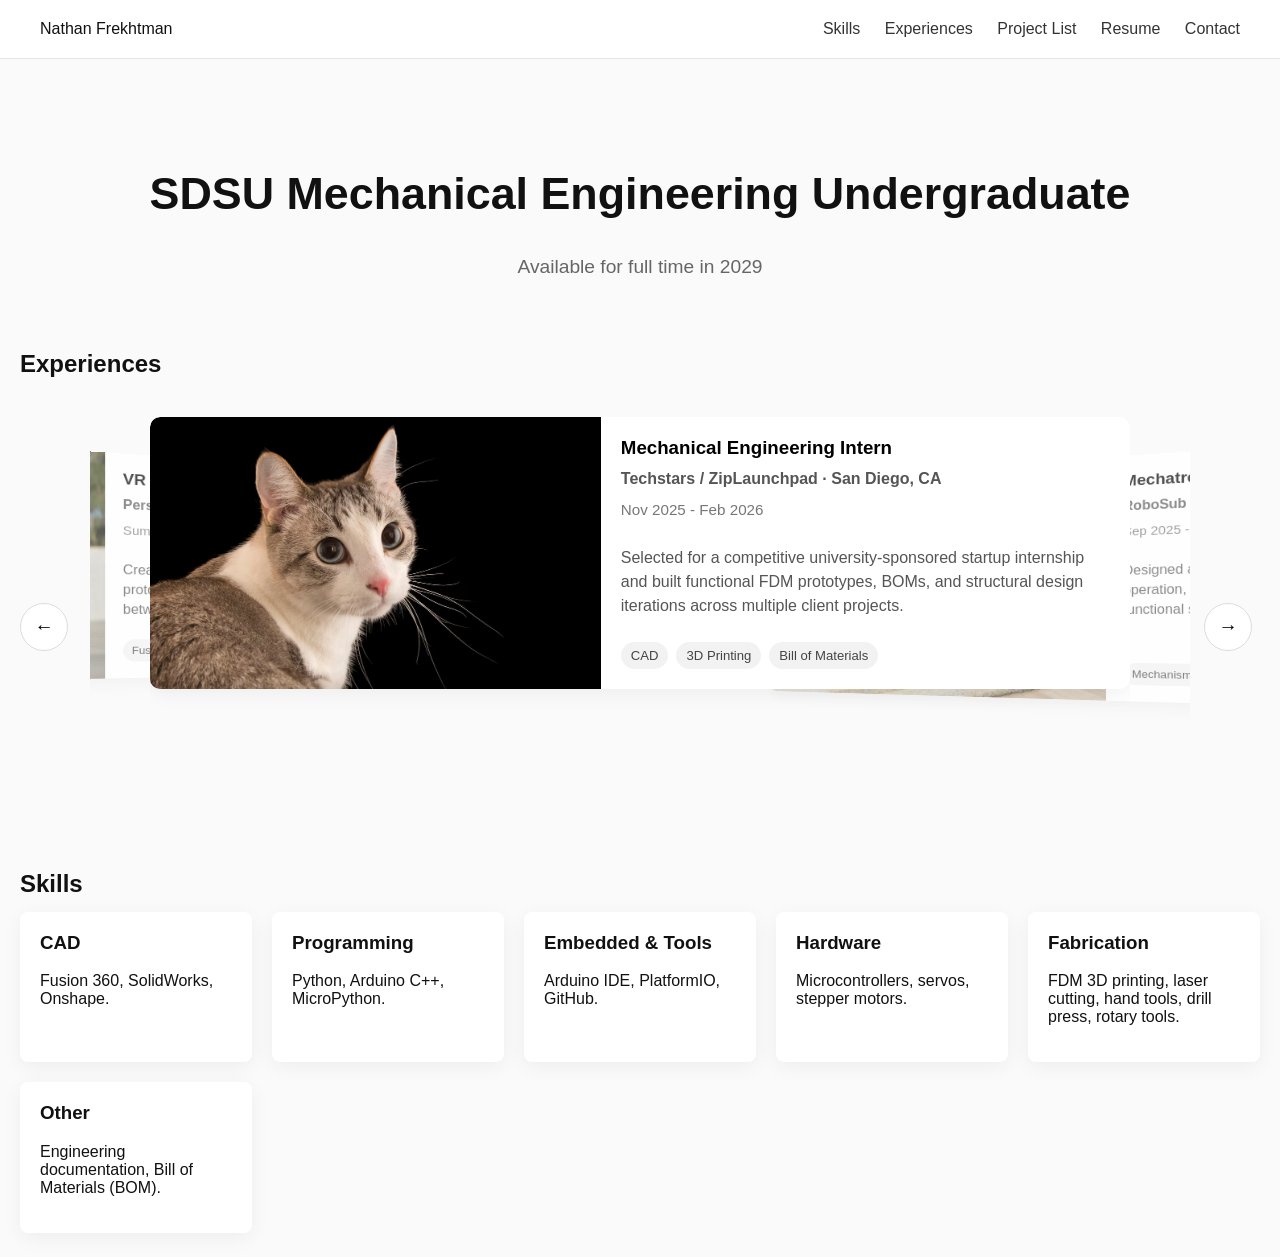
<file: index.html>
<!DOCTYPE html>
<html>
<head>
    <title>Nathan Frekhtman | Mechanical Engineering</title>
    <meta charset="UTF-8">
    <link rel="stylesheet" href="style.css">
</head>
<body>

    <nav class="nav">
        <div class="nav-content">
            <div class="logo">Nathan Frekhtman</div>
            <div class="links">
                <a href="#skills">Skills</a>
                <a href="#experiences">Experiences</a>
                <a href="projects/all-projects.html">Project List</a>
                <a href="assets/resume.pdf">Resume</a>
                <a href="mailto:nfrekht@gmail.com">Contact</a>
            </div>
        </div>
    </nav>

    <section class="hero">
        <h1>SDSU Mechanical Engineering Undergraduate</h1>
        <p>Available for full time in 2029</p>
    </section>

    <section id="experiences" class="experiences">
        <h2>Experiences</h2>
        <div class="carousel">
            <button id="prev-experience" class="carousel-btn" aria-label="Previous experience">←</button>
            <div class="carousel-track">
                <iframe class="experience-frame active" src="carosel/experience1.html" title="Experience 1"></iframe>
                <iframe class="experience-frame" src="carosel/experience2.html" title="Experience 2"></iframe>
                <iframe class="experience-frame" src="carosel/experience3.html" title="Experience 3"></iframe>
            </div>
            <button id="next-experience" class="carousel-btn" aria-label="Next experience">→</button>
        </div>
    </section>

    <section id="skills" class="skills">
        <h2>Skills</h2>
        <div class="skills-grid">
            <div class="skill-card">
                <h3>CAD</h3>
                <p>Fusion 360, SolidWorks, Onshape.</p>
            </div>
            <div class="skill-card">
                <h3>Programming</h3>
                <p>Python, Arduino C++, MicroPython.</p>
            </div>
            <div class="skill-card">
                <h3>Embedded & Tools</h3>
                <p>Arduino IDE, PlatformIO, GitHub.</p>
            </div>
            <div class="skill-card">
                <h3>Hardware</h3>
                <p>Microcontrollers, servos, stepper motors.</p>
            </div>
            <div class="skill-card">
                <h3>Fabrication</h3>
                <p>FDM 3D printing, laser cutting, hand tools, drill press, rotary tools.</p>
            </div>
            <div class="skill-card">
                <h3>Other</h3>
                <p>Engineering documentation, Bill of Materials (BOM).</p>
            </div>
        </div>
    </section>

    <script>
        const frames = document.querySelectorAll('.experience-frame');
        const prevButton = document.getElementById('prev-experience');
        const nextButton = document.getElementById('next-experience');
        const carouselTrack = document.querySelector('.carousel-track');
        let currentIndex = 0;
        let autoRotateTimer;

        function showExperience(index) {
            const total = frames.length;
            const leftIndex = (index - 1 + total) % total;
            const rightIndex = (index + 1) % total;

            frames.forEach((frame, frameIndex) => {
                frame.classList.remove('left', 'center', 'right', 'hidden');

                if (frameIndex === index) {
                    frame.classList.add('center');
                } else if (frameIndex === leftIndex) {
                    frame.classList.add('left');
                } else if (frameIndex === rightIndex) {
                    frame.classList.add('right');
                } else {
                    frame.classList.add('hidden');
                }
            });
        }

        function goToPrevious() {
            currentIndex = (currentIndex - 1 + frames.length) % frames.length;
            showExperience(currentIndex);
        }

        function goToNext() {
            currentIndex = (currentIndex + 1) % frames.length;
            showExperience(currentIndex);
        }

        function startAutoRotate() {
            stopAutoRotate();
            autoRotateTimer = setInterval(goToNext, 4500);
        }

        function stopAutoRotate() {
            clearInterval(autoRotateTimer);
        }

        prevButton.addEventListener('click', goToPrevious);
        nextButton.addEventListener('click', goToNext);

        carouselTrack.addEventListener('mouseenter', stopAutoRotate);
        carouselTrack.addEventListener('mouseleave', startAutoRotate);

        showExperience(currentIndex);
        startAutoRotate();
    </script>

</body>
</html>
</file>
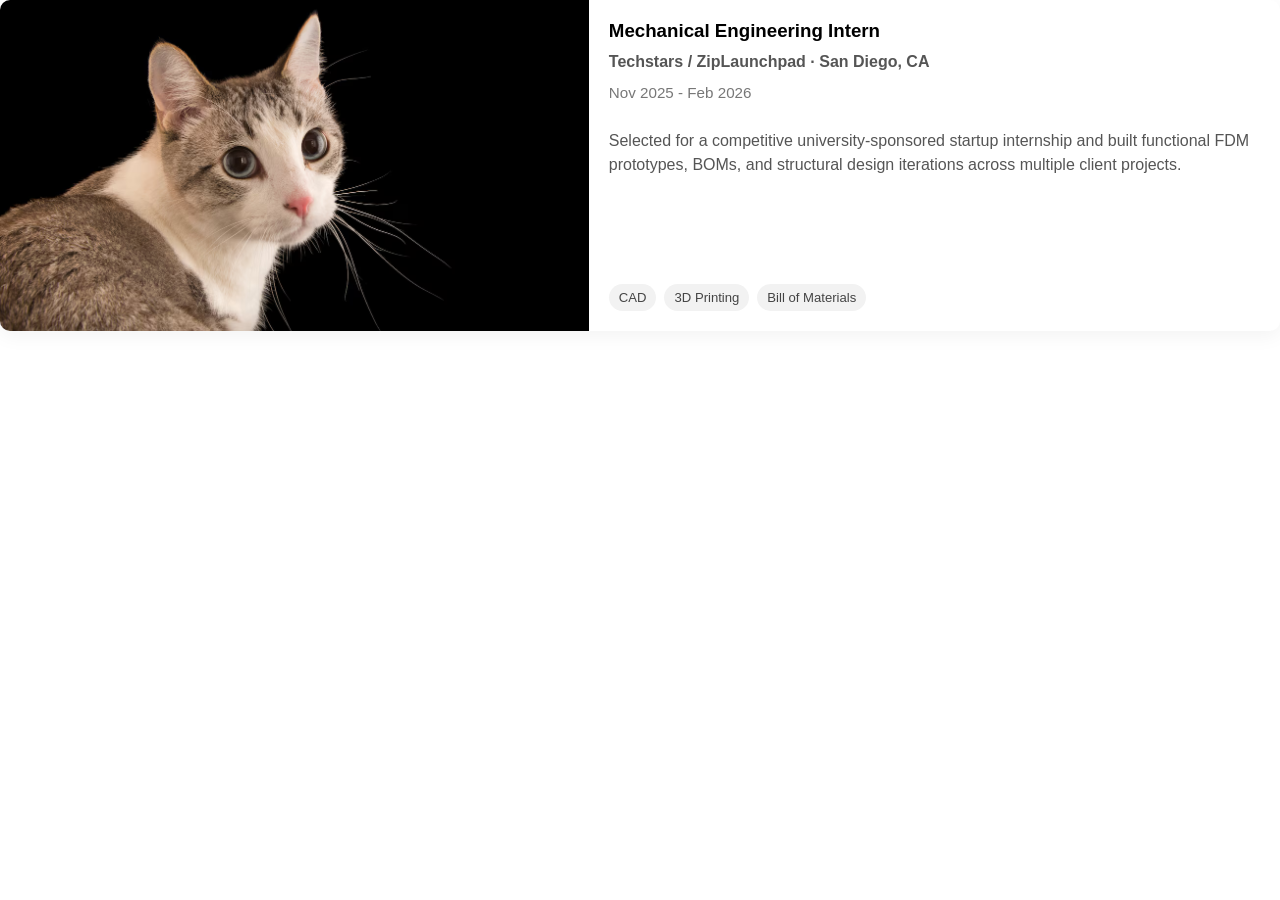
<file: carosel/experience1.html>
<!DOCTYPE html>
<html>
<head>
    <meta charset="UTF-8">
    <style>
        body {
            margin: 0;
            font-family: -apple-system, BlinkMacSystemFont, "Segoe UI", sans-serif;
            background: transparent;
        }
        .card {
            height: 100%;
            background: white;
            border-radius: 10px;
            box-shadow: 0 5px 20px rgba(0,0,0,0.05);
            display: grid;
            grid-template-columns: 46% 54%;
            overflow: hidden;
            box-sizing: border-box;
        }
        img {
            width: 100%;
            height: 100%;
            object-fit: cover;
            display: block;
        }
        .content {
            padding: 20px;
            display: flex;
            flex-direction: column;
            gap: 8px;
        }
        h3 { margin: 0; }
        .meta { color: #555; margin: 0; }
        .date { color: #777; margin: 0; font-size: 0.95rem; }
        p { color: #555; line-height: 1.5; }
        .tags {
            display: flex;
            flex-wrap: wrap;
            gap: 8px;
            margin-top: auto;
        }
        .tag {
            font-size: 0.82rem;
            color: #444;
            background: #f2f2f2;
            border-radius: 999px;
            padding: 6px 10px;
        }

        @media (max-width: 800px) {
            .card {
                grid-template-columns: 1fr;
                grid-template-rows: 40% 60%;
            }
        }
    </style>
</head>
<body>
    <article class="card">
        <img src="../assets/placeholders/placeholder1.png" alt="Techstars internship engineering work preview">
        <div class="content">
            <h3>Mechanical Engineering Intern</h3>
            <p class="meta"><strong>Techstars / ZipLaunchpad · San Diego, CA</strong></p>
            <p class="date">Nov 2025 - Feb 2026</p>
            <p>Selected for a competitive university-sponsored startup internship and built functional FDM prototypes, BOMs, and structural design iterations across multiple client projects.</p>
            <div class="tags">
                <span class="tag">CAD</span>
                <span class="tag">3D Printing</span>
                <span class="tag">Bill of Materials</span>
            </div>
        </div>
    </article>
</body>
</html>
</file>
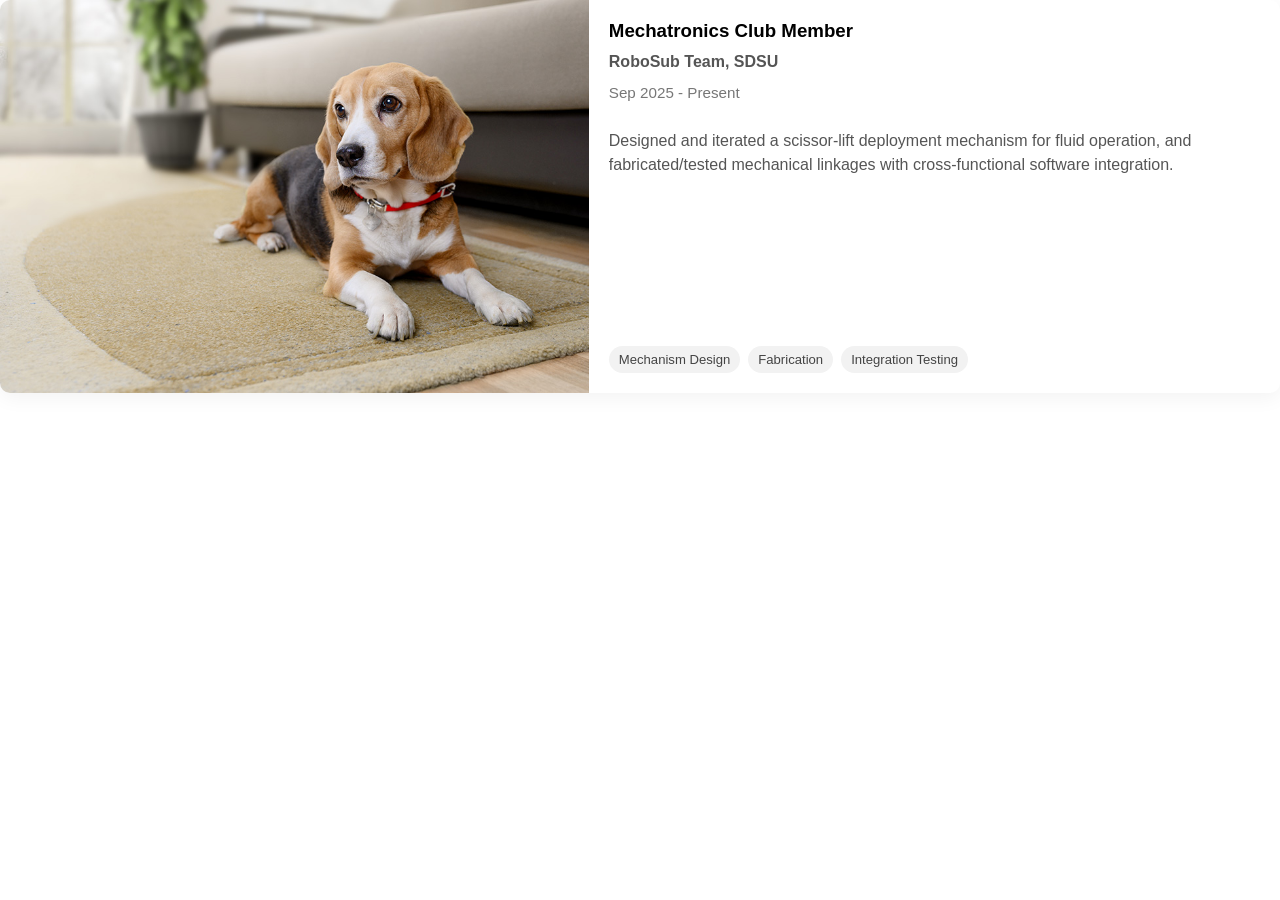
<file: carosel/experience2.html>
<!DOCTYPE html>
<html>
<head>
    <meta charset="UTF-8">
    <style>
        body {
            margin: 0;
            font-family: -apple-system, BlinkMacSystemFont, "Segoe UI", sans-serif;
            background: transparent;
        }
        .card {
            height: 100%;
            background: white;
            border-radius: 10px;
            box-shadow: 0 5px 20px rgba(0,0,0,0.05);
            display: grid;
            grid-template-columns: 46% 54%;
            overflow: hidden;
            box-sizing: border-box;
        }
        img {
            width: 100%;
            height: 100%;
            object-fit: cover;
            display: block;
        }
        .content {
            padding: 20px;
            display: flex;
            flex-direction: column;
            gap: 8px;
        }
        h3 { margin: 0; }
        .meta { color: #555; margin: 0; }
        .date { color: #777; margin: 0; font-size: 0.95rem; }
        p { color: #555; line-height: 1.5; }
        .tags {
            display: flex;
            flex-wrap: wrap;
            gap: 8px;
            margin-top: auto;
        }
        .tag {
            font-size: 0.82rem;
            color: #444;
            background: #f2f2f2;
            border-radius: 999px;
            padding: 6px 10px;
        }

        @media (max-width: 800px) {
            .card {
                grid-template-columns: 1fr;
                grid-template-rows: 40% 60%;
            }
        }
    </style>
</head>
<body>
    <article class="card">
        <img src="../assets/placeholders/placeholder2.png" alt="RoboSub mechatronics club work preview">
        <div class="content">
            <h3>Mechatronics Club Member</h3>
            <p class="meta"><strong>RoboSub Team, SDSU</strong></p>
            <p class="date">Sep 2025 - Present</p>
            <p>Designed and iterated a scissor-lift deployment mechanism for fluid operation, and fabricated/tested mechanical linkages with cross-functional software integration.</p>
            <div class="tags">
                <span class="tag">Mechanism Design</span>
                <span class="tag">Fabrication</span>
                <span class="tag">Integration Testing</span>
            </div>
        </div>
    </article>
</body>
</html>
</file>
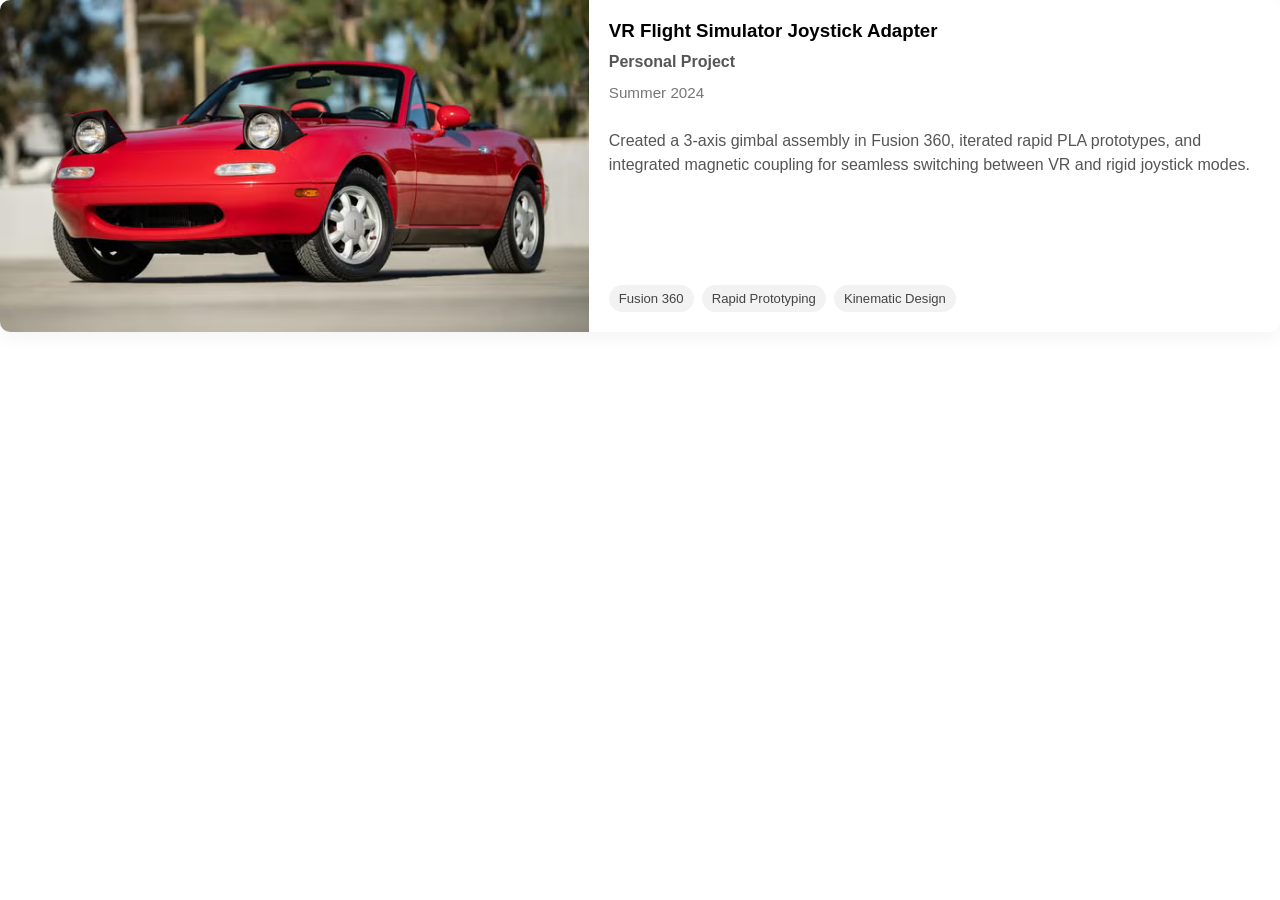
<file: carosel/experience3.html>
<!DOCTYPE html>
<html>
<head>
    <meta charset="UTF-8">
    <style>
        body {
            margin: 0;
            font-family: -apple-system, BlinkMacSystemFont, "Segoe UI", sans-serif;
            background: transparent;
        }
        .card {
            height: 100%;
            background: white;
            border-radius: 10px;
            box-shadow: 0 5px 20px rgba(0,0,0,0.05);
            display: grid;
            grid-template-columns: 46% 54%;
            overflow: hidden;
            box-sizing: border-box;
        }
        img {
            width: 100%;
            height: 100%;
            object-fit: cover;
            display: block;
        }
        .content {
            padding: 20px;
            display: flex;
            flex-direction: column;
            gap: 8px;
        }
        h3 { margin: 0; }
        .meta { color: #555; margin: 0; }
        .date { color: #777; margin: 0; font-size: 0.95rem; }
        p { color: #555; line-height: 1.5; }
        .tags {
            display: flex;
            flex-wrap: wrap;
            gap: 8px;
            margin-top: auto;
        }
        .tag {
            font-size: 0.82rem;
            color: #444;
            background: #f2f2f2;
            border-radius: 999px;
            padding: 6px 10px;
        }

        @media (max-width: 800px) {
            .card {
                grid-template-columns: 1fr;
                grid-template-rows: 40% 60%;
            }
        }
    </style>
</head>
<body>
    <article class="card">
        <img src="../assets/placeholders/placeholder3.png" alt="VR flight simulator joystick adapter preview">
        <div class="content">
            <h3>VR Flight Simulator Joystick Adapter</h3>
            <p class="meta"><strong>Personal Project</strong></p>
            <p class="date">Summer 2024</p>
            <p>Created a 3-axis gimbal assembly in Fusion 360, iterated rapid PLA prototypes, and integrated magnetic coupling for seamless switching between VR and rigid joystick modes.</p>
            <div class="tags">
                <span class="tag">Fusion 360</span>
                <span class="tag">Rapid Prototyping</span>
                <span class="tag">Kinematic Design</span>
            </div>
        </div>
    </article>
</body>
</html>
</file>
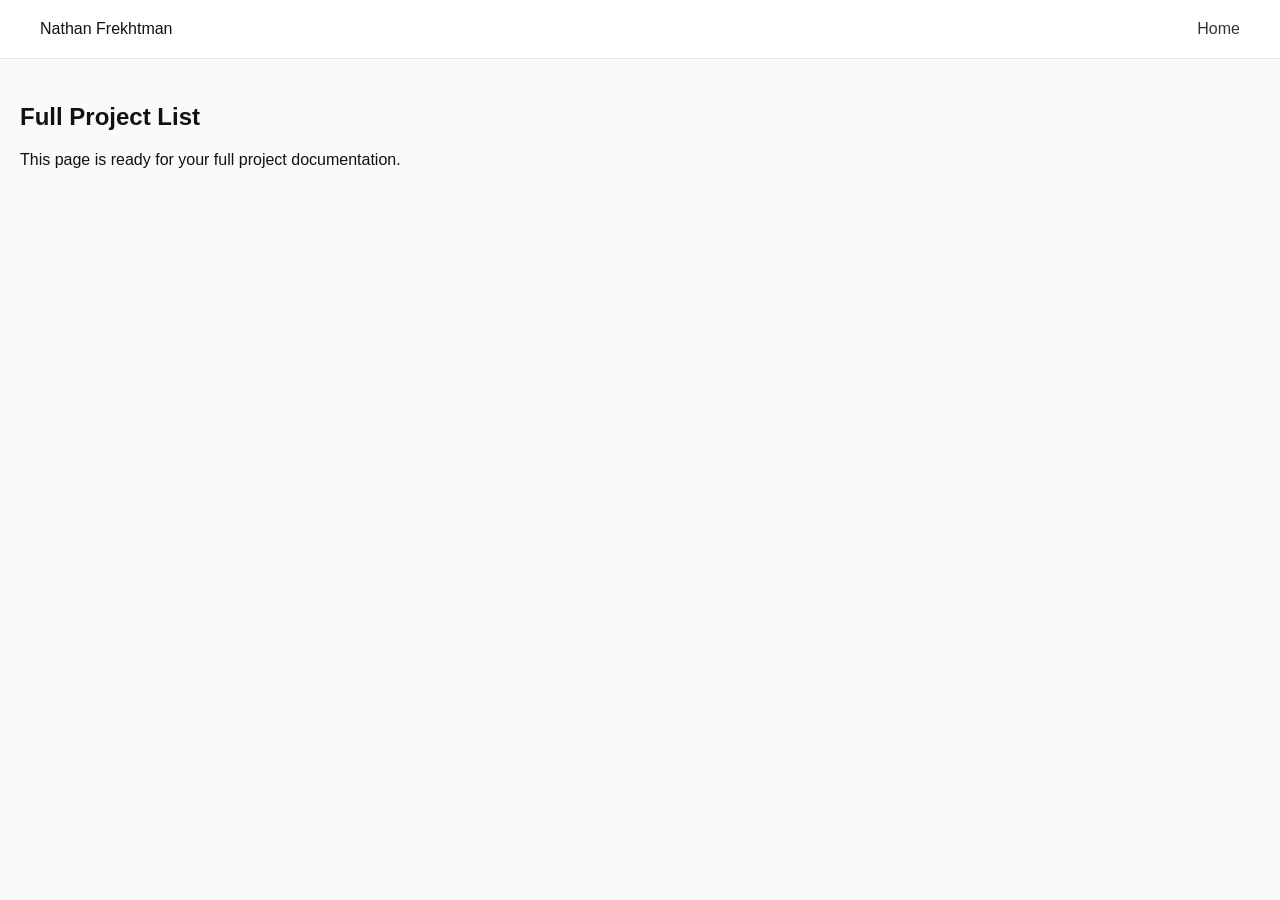
<file: projects/all-projects.html>
<!DOCTYPE html>
<html>
<head>
    <title>All Projects | Nathan Frekhtman</title>
    <meta charset="UTF-8">
    <link rel="stylesheet" href="../style.css">
</head>
<body>
    <nav class="nav">
        <div class="nav-content">
            <div class="logo">Nathan Frekhtman</div>
            <div class="links">
                <a href="../index.html">Home</a>
            </div>
        </div>
    </nav>

    <section class="projects">
        <h2>Full Project List</h2>
        <p>This page is ready for your full project documentation.</p>
    </section>
</body>
</html>
</file>
<file: style.css>
body {
    margin: 0;
    font-family: -apple-system, BlinkMacSystemFont, "Segoe UI", sans-serif;
    color: #111;
    background-color: #fafafa;
}

/* Navigation */
.nav {
    padding: 20px 40px;
    border-bottom: 1px solid #e5e5e5;
    background: white;
}

.nav-content {
    max-width: 1280px;
    margin: auto;
    display: flex;
    justify-content: space-between;
    align-items: center;
}

.links a {
    margin-left: 20px;
    text-decoration: none;
    color: #333;
}

.links a:hover {
    color: #000;
}

/* Hero */
.hero {
    text-align: center;
    padding: 72px 20px 28px;
}

.hero h1 {
    font-size: 2.8rem;
    font-weight: 600;
}

.hero p {
    font-size: 1.2rem;
    color: #666;
}

.skills,
.experiences,
.projects {
    max-width: 1280px;
    margin: auto;
    padding: 24px 20px;
}

.experiences {
    padding-bottom: 4px;
}

.skills {
    padding-top: 4px;
}

.projects {
    padding-bottom: 100px;
}

.skills-grid {
    display: grid;
    grid-template-columns: repeat(auto-fit, minmax(220px, 1fr));
    gap: 20px;
}

.skill-card {
    background: white;
    border-radius: 8px;
    padding: 20px;
    box-shadow: 0 5px 20px rgba(0,0,0,0.05);
}

.skill-card h3 {
    margin-top: 0;
}

.carousel {
    display: grid;
    grid-template-columns: 56px 1fr 56px;
    align-items: center;
    gap: 14px;
}

.carousel-track {
    position: relative;
    height: min(470px, 46vw);
    min-height: 330px;
    perspective: 1200px;
    overflow: hidden;
}

.experience-frame {
    position: absolute;
    top: 50%;
    left: 50%;
    width: min(980px, 86vw);
    aspect-ratio: 21 / 9;
    transform: translate(-50%, -50%);
    border: none;
    border-radius: 10px;
    background: transparent;
    opacity: 0;
    pointer-events: none;
    transition: transform 900ms ease, opacity 900ms ease;
}

.experience-frame.center {
    transform: translate(-50%, -50%) rotateY(0deg) scale(1);
    opacity: 1;
    z-index: 3;
    pointer-events: auto;
}

.experience-frame.left {
    transform: translate(calc(-50% - min(500px, 46vw)), -50%) rotateY(30deg) scale(0.82);
    opacity: 0.68;
    z-index: 2;
}

.experience-frame.right {
    transform: translate(calc(-50% + min(500px, 46vw)), -50%) rotateY(-30deg) scale(0.82);
    opacity: 0.68;
    z-index: 2;
}

.experience-frame.hidden {
    transform: translate(-50%, -50%) scale(0.75);
    opacity: 0;
    z-index: 1;
}

.carousel-btn {
    height: 48px;
    width: 48px;
    border: 1px solid #ddd;
    border-radius: 999px;
    background: white;
    cursor: pointer;
    font-size: 1.2rem;
}

.experiences h2,
.skills h2 {
    margin: 0 0 14px;
}

@media (max-width: 800px) {
    .carousel-track {
        height: min(340px, 78vw);
        min-height: 260px;
    }

    .experience-frame {
        width: min(620px, 94vw);
    }

    .experience-frame.left {
        transform: translate(calc(-50% - min(250px, 32vw)), -50%) rotateY(24deg) scale(0.8);
    }

    .experience-frame.right {
        transform: translate(calc(-50% + min(250px, 32vw)), -50%) rotateY(-24deg) scale(0.8);
    }
}
</file>
